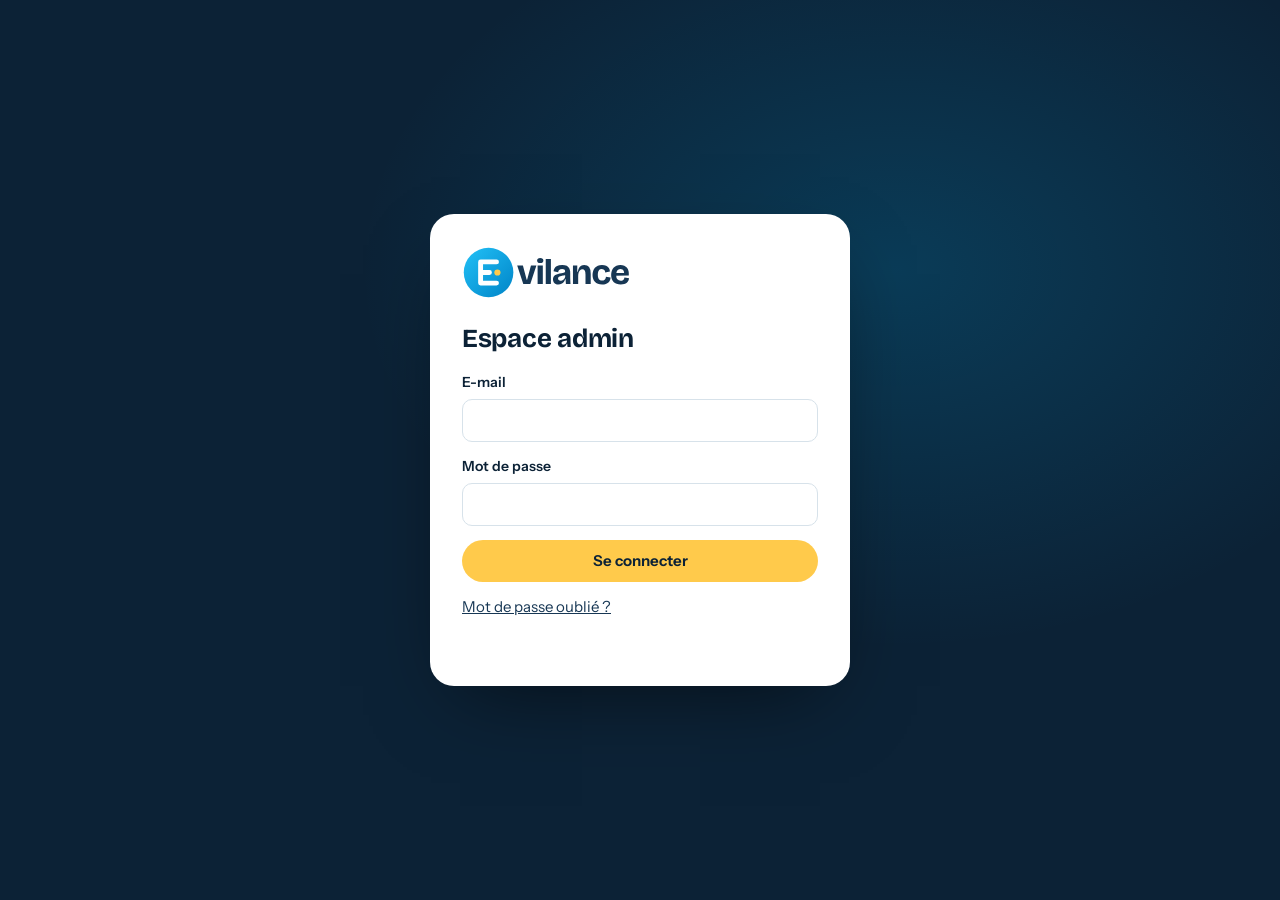
<file: admin/index.html>
<!doctype html>
<html lang="fr">
<head>
  <meta charset="utf-8">
  <meta name="viewport" content="width=device-width, initial-scale=1">
  <meta name="robots" content="noindex, nofollow">
  <title>Espace admin · Evilance</title>
  <link rel="icon" href="../assets/img/favicon.svg" type="image/svg+xml">
  <link rel="stylesheet" href="admin.css?v=1791662401">
</head>
<body>
  <!-- Écran de connexion -->
  <main class="auth" id="authView" hidden>
    <div class="auth__card">
      <img src="../assets/img/logo.svg" alt="Evilance" class="auth__logo">
      <h1 class="auth__title" id="authTitle">Espace admin</h1>

      <form id="loginForm" class="stack">
        <label>E-mail<input type="email" name="email" autocomplete="username" required></label>
        <label>Mot de passe<input type="password" name="password" autocomplete="current-password" required></label>
        <button class="btn" type="submit">Se connecter</button>
        <button class="linkbtn" type="button" id="toForgot">Mot de passe oublié ?</button>
      </form>

      <form id="forgotForm" class="stack" hidden>
        <p class="muted">Indiquez votre e-mail : vous recevrez un lien pour choisir un nouveau mot de passe.</p>
        <label>E-mail<input type="email" name="email" autocomplete="username" required></label>
        <button class="btn" type="submit">Envoyer le lien</button>
        <button class="linkbtn" type="button" id="toLogin">Retour à la connexion</button>
      </form>

      <form id="resetForm" class="stack" hidden>
        <p class="muted">Choisissez votre nouveau mot de passe (10 caractères minimum).</p>
        <label>Nouveau mot de passe<input type="password" name="password" autocomplete="new-password" minlength="10" required></label>
        <label>Confirmation<input type="password" name="confirm" autocomplete="new-password" minlength="10" required></label>
        <button class="btn" type="submit">Enregistrer le mot de passe</button>
      </form>

      <p class="auth__msg" id="authMsg" role="status"></p>
    </div>
  </main>

  <!-- Tableau de bord -->
  <div class="app" id="appView" hidden>
    <aside class="side">
      <img src="../assets/img/logo-light.svg" alt="Evilance" class="side__logo">
      <nav class="side__nav" id="sideNav" aria-label="Sections"></nav>
      <div class="side__foot">
        <a href="../" target="_blank" rel="noopener" class="side__link">Voir le site</a>
        <button class="side__link" id="logout" type="button">Se déconnecter</button>
        <p class="side__who" id="who"></p>
      </div>
    </aside>
    <main class="main" id="main" tabindex="-1"></main>
  </div>

  <div class="toast" id="toast" role="status" aria-live="polite"></div>

  <script src="../assets/js/config.js?v=1791662401"></script>
  <script src="../assets/js/content-default.js?v=1791662401"></script>
  <script src="../vendor/supabase.min.js"></script>
  <script src="admin.js?v=1791662401"></script>
</body>
</html>
</file>
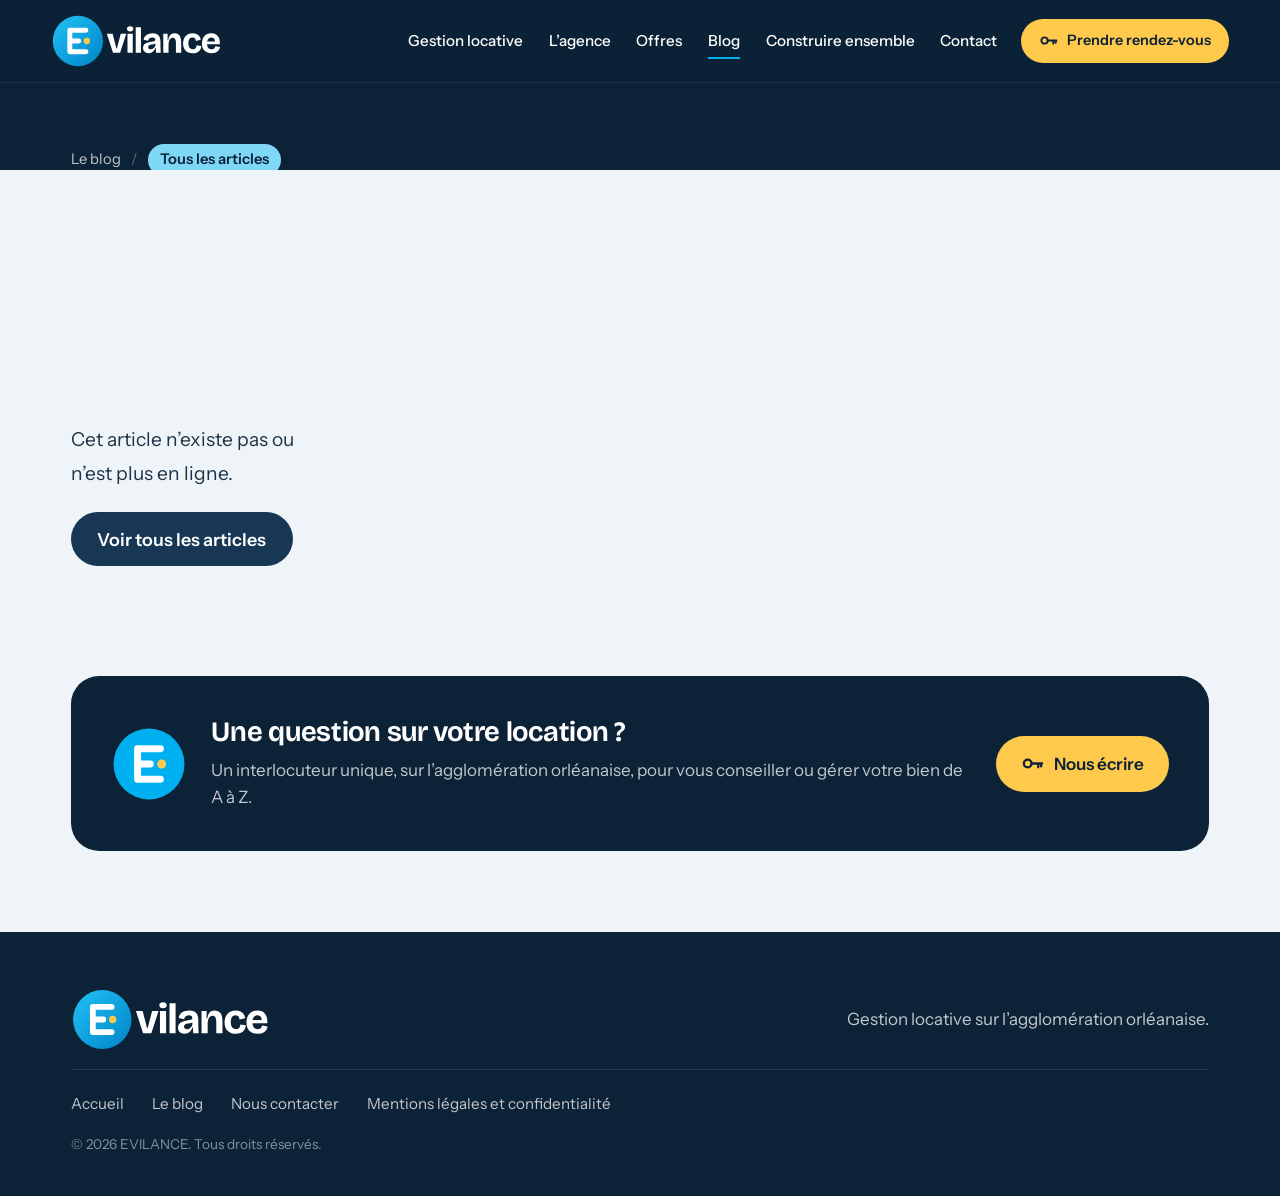
<file: article.html>
<!doctype html>
<html lang="fr">
<head>
  <meta charset="utf-8">
  <meta name="viewport" content="width=device-width, initial-scale=1">
  <title>Article · Le blog Evilance</title>
  <meta name="description" content="Le blog d’Evilance, agence de gestion locative à Orléans.">
  <meta name="theme-color" content="#0C2236">
  <meta property="og:type" content="article">
  <meta property="og:locale" content="fr_FR">
  <meta property="og:title" content="Le blog Evilance">
  <link rel="icon" href="assets/img/favicon.svg" type="image/svg+xml">
  <link rel="preload" href="assets/fonts/bricolage-grotesque-latin-opsz-normal.woff2" as="font" type="font/woff2" crossorigin>
  <link rel="stylesheet" href="assets/css/site.css?v=1791662401">
  <link rel="stylesheet" href="assets/css/blog.css?v=1791662401">
</head>
<body class="page-article">
  <a class="skip" href="#contenu">Aller au contenu</a>
  <div class="progress" aria-hidden="true"><span id="progress"></span></div>

  <header class="nav is-solid" id="nav">
    <a class="nav__brand" href="index.html" aria-label="Evilance, accueil">
      <img src="assets/img/logo-light.svg" alt="Evilance" width="176" height="55">
    </a>
    <nav class="nav__links" id="navLinks" aria-label="Navigation principale">
      <a href="index.html#gestion">Gestion locative</a>
      <a href="index.html#atouts">L’agence</a>
      <a href="index.html#offres">Offres</a>
      <a href="blog.html" class="is-active">Blog</a>
      <a href="index.html#ensemble">Construire ensemble</a>
      <a href="index.html#contact">Contact</a>
    </nav>
    <a class="btn btn--key nav__cta" data-booking target="_blank" rel="noopener">Prendre rendez-vous</a>
    <button class="nav__burger" id="burger" aria-expanded="false" aria-controls="navLinks" aria-label="Ouvrir le menu"><span></span><span></span></button>
  </header>

  <main id="contenu">
    <article class="post-page" id="article" aria-busy="true">
      <header class="ahero">
        <div class="wrap ahero__inner">
          <nav class="crumbs" aria-label="Fil d’Ariane"><a href="blog.html">Le blog</a><span aria-hidden="true">/</span><a id="aCat" href="blog.html"></a></nav>
          <h1 class="ahero__title" id="aTitle"><span class="skeleton" style="width:80%"></span></h1>
          <p class="ahero__meta" id="aMeta"></p>
        </div>
        <div class="wrap">
          <figure class="ahero__cover" id="aCoverWrap"><img id="aCover" alt=""></figure>
        </div>
      </header>

      <div class="wrap abody">
        <aside class="aside" aria-label="Dans cet article">
          <div class="aside__sticky">
            <p class="aside__label">Dans cet article</p>
            <ol class="toc" id="toc"></ol>
            <p class="aside__label">Partager</p>
            <div class="share">
              <a class="share__btn" id="shareLinkedin" target="_blank" rel="noopener" aria-label="Partager sur LinkedIn">in</a>
              <a class="share__btn" id="shareMail" aria-label="Envoyer par e-mail">@</a>
              <button class="share__btn" type="button" id="shareCopy" aria-label="Copier le lien">
                <svg viewBox="0 0 24 24" aria-hidden="true"><path d="M10 14a4 4 0 0 0 5.7 0l3-3a4 4 0 0 0-5.7-5.7l-1 1M14 10a4 4 0 0 0-5.7 0l-3 3a4 4 0 0 0 5.7 5.7l1-1"/></svg>
              </button>
            </div>
            <p class="share__ok" id="shareOk" role="status"></p>
          </div>
        </aside>
        <div class="prose" id="aBody"></div>
      </div>

      <section class="wrap aend">
        <div class="aend__cta">
          <svg viewBox="0 0 120 120" aria-hidden="true"><circle cx="60" cy="60" r="56" fill="#00B0F0"/><path d="M78 36H42V84H78M42 60H62" fill="none" stroke="#fff" stroke-width="11" stroke-linecap="round" stroke-linejoin="round"/><circle cx="80" cy="60" r="7" fill="#FFCA4B"/></svg>
          <div>
            <h2 class="h3">Une question sur votre location&nbsp;?</h2>
            <p>Un interlocuteur unique, sur l’agglomération orléanaise, pour vous conseiller ou gérer votre bien de A à Z.</p>
          </div>
          <a class="btn btn--key" href="index.html#contact">Nous écrire</a>
        </div>
      </section>
    </article>

    <section class="related" id="relatedWrap" hidden>
      <div class="wrap">
        <h2 class="h2">À lire aussi</h2>
        <div class="bgrid" id="related"></div>
      </div>
    </section>
  </main>

  <footer class="footer">
    <div class="wrap footer__grid">
      <img src="assets/img/logo-light.svg" alt="Evilance" width="208" height="65">
      <p class="footer__tag">Gestion locative sur l’agglomération orléanaise.</p>
      <nav class="footer__links" aria-label="Liens utiles">
        <a href="index.html">Accueil</a>
        <a href="blog.html">Le blog</a>
        <a href="index.html#contact">Nous contacter</a>
        <a href="index.html#mentions">Mentions légales et confidentialité</a>
      </nav>
      <p class="footer__copy">© <span data-year></span> EVILANCE. Tous droits réservés.</p>
    </div>
  </footer>

  <script src="assets/js/config.js?v=1791662401"></script>
  <script src="assets/js/content-default.js?v=1791662401"></script>
  <script src="assets/js/blog.js?v=1791662401"></script>
</body>
</html>
</file>
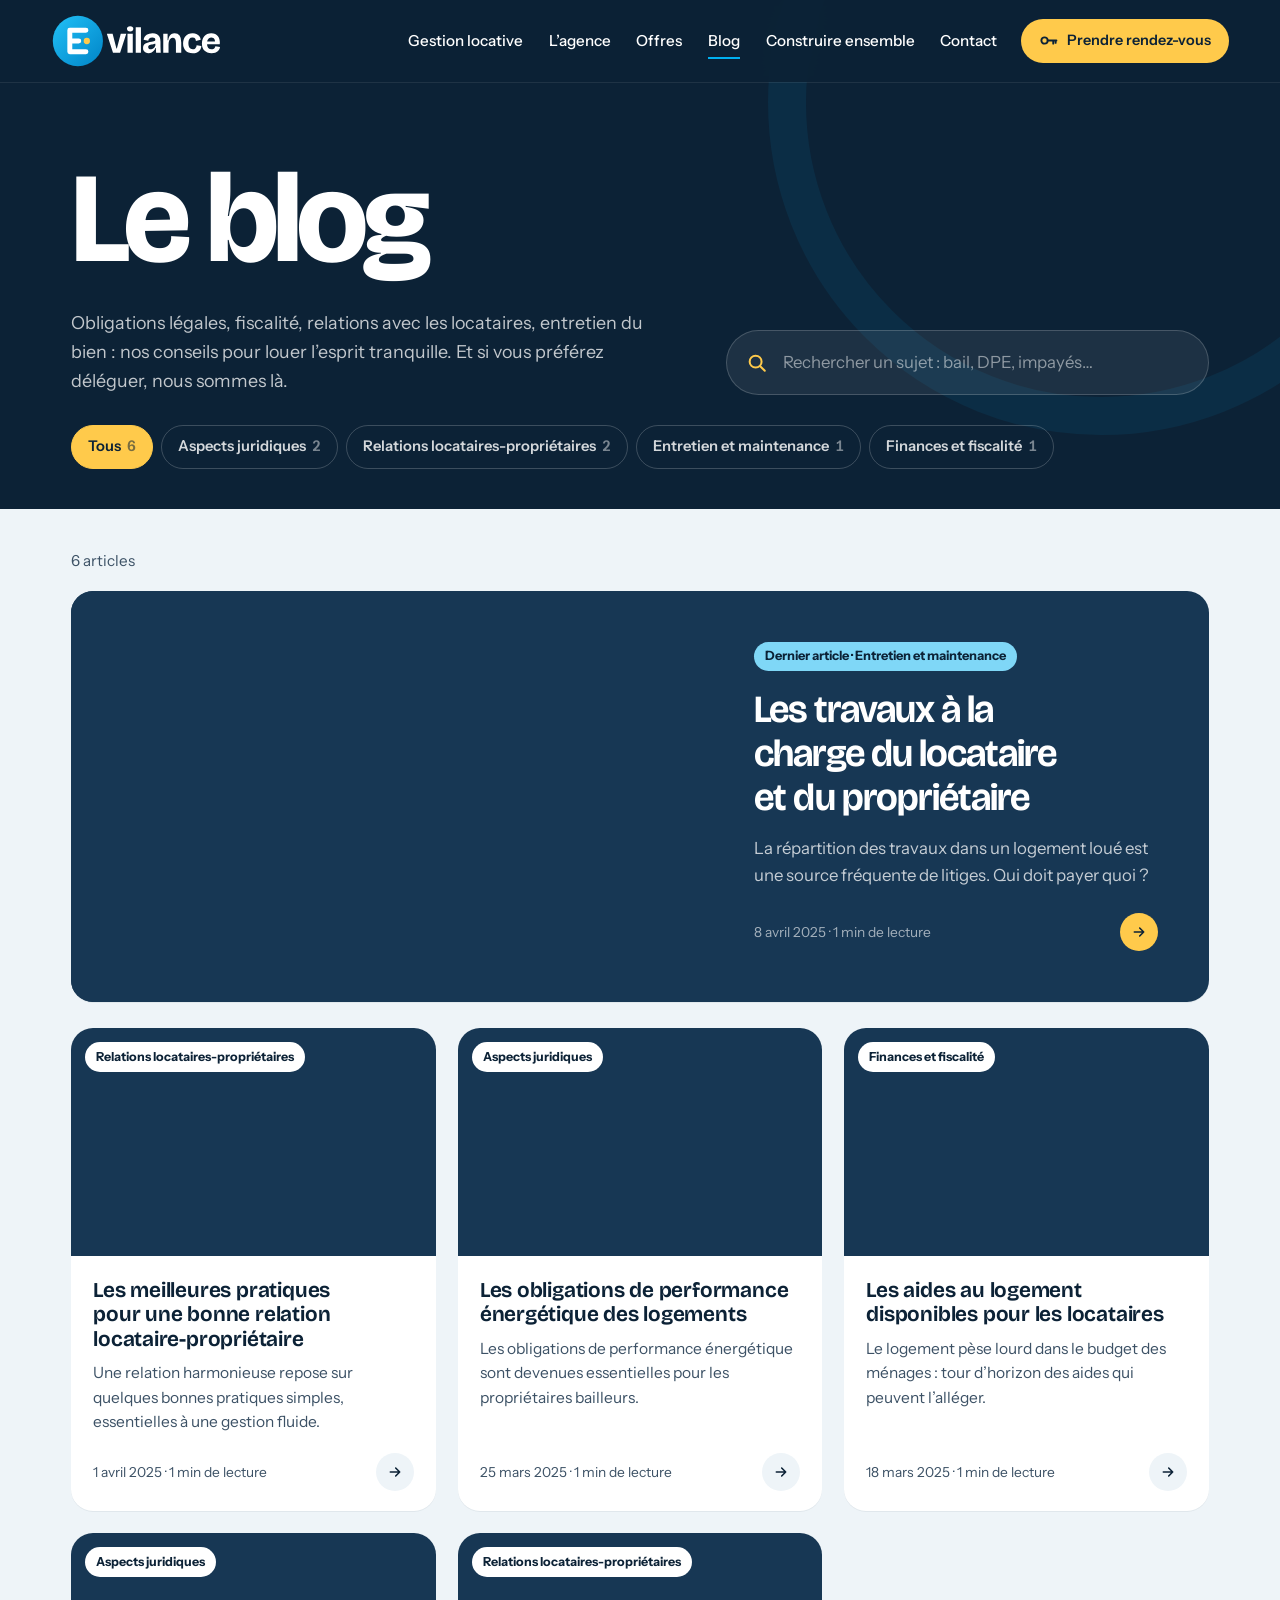
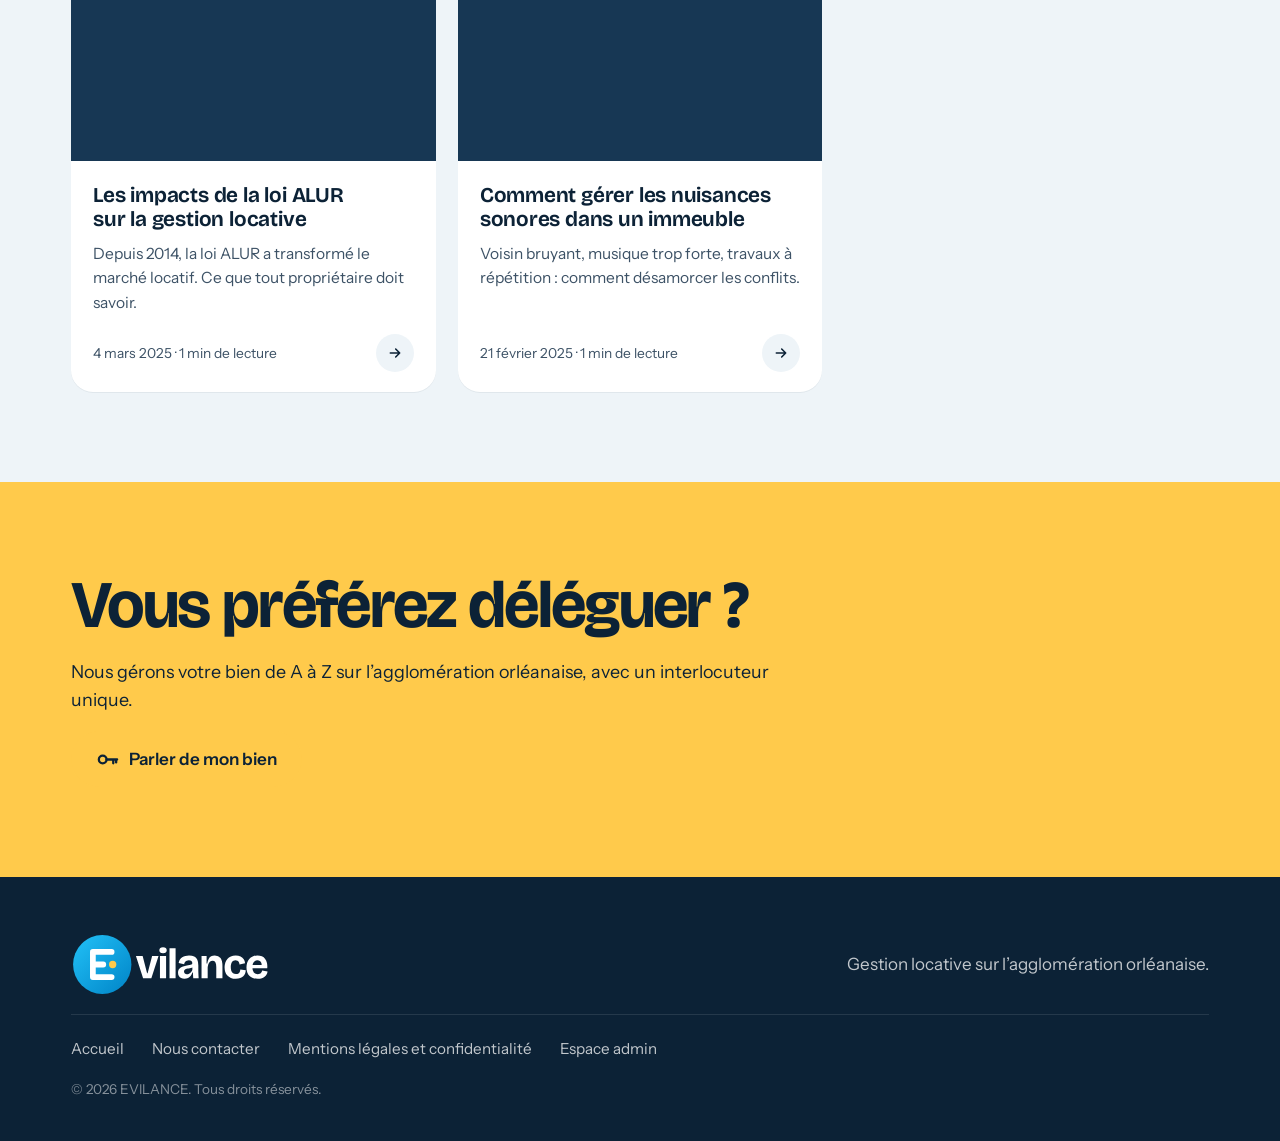
<file: blog.html>
<!doctype html>
<html lang="fr">
<head>
  <meta charset="utf-8">
  <meta name="viewport" content="width=device-width, initial-scale=1">
  <title>Le blog · Evilance, gestion locative à Orléans</title>
  <meta name="description" content="Conseils, obligations légales, fiscalité, relations locataires-propriétaires : le blog d’Evilance pour gérer sereinement votre bien en location.">
  <meta name="theme-color" content="#0C2236">
  <meta property="og:type" content="website">
  <meta property="og:locale" content="fr_FR">
  <meta property="og:title" content="Le blog d’Evilance">
  <meta property="og:description" content="Tout ce qu’il faut savoir pour louer et gérer un bien en toute sérénité.">
  <link rel="icon" href="assets/img/favicon.svg" type="image/svg+xml">
  <link rel="preload" href="assets/fonts/bricolage-grotesque-latin-opsz-normal.woff2" as="font" type="font/woff2" crossorigin>
  <link rel="stylesheet" href="assets/css/site.css?v=1791662401">
  <link rel="stylesheet" href="assets/css/blog.css?v=1791662401">
</head>
<body class="page-blog">
  <a class="skip" href="#contenu">Aller au contenu</a>

  <header class="nav is-solid" id="nav">
    <a class="nav__brand" href="index.html" aria-label="Evilance, accueil">
      <img src="assets/img/logo-light.svg" alt="Evilance" width="176" height="55">
    </a>
    <nav class="nav__links" id="navLinks" aria-label="Navigation principale">
      <a href="index.html#gestion">Gestion locative</a>
      <a href="index.html#atouts">L’agence</a>
      <a href="index.html#offres">Offres</a>
      <a href="blog.html" class="is-active" aria-current="page">Blog</a>
      <a href="index.html#ensemble">Construire ensemble</a>
      <a href="index.html#contact">Contact</a>
    </nav>
    <a class="btn btn--key nav__cta" data-booking target="_blank" rel="noopener">Prendre rendez-vous</a>
    <button class="nav__burger" id="burger" aria-expanded="false" aria-controls="navLinks" aria-label="Ouvrir le menu"><span></span><span></span></button>
  </header>

  <main id="contenu">
    <section class="bhero">
      <div class="wrap bhero__grid">
        <div>
          <h1 class="bhero__title">Le blog</h1>
          <p class="bhero__lead">Obligations légales, fiscalité, relations avec les locataires, entretien du bien : nos conseils pour louer l’esprit tranquille. Et si vous préférez déléguer, nous sommes là.</p>
        </div>
        <label class="search">
          <span class="sr">Rechercher un article</span>
          <svg viewBox="0 0 24 24" aria-hidden="true"><circle cx="10.5" cy="10.5" r="6.5"/><path d="m15.5 15.5 5 5"/></svg>
          <input type="search" id="q" placeholder="Rechercher un sujet : bail, DPE, impayés…" autocomplete="off">
        </label>
      </div>
      <div class="wrap">
        <div class="chips" id="chips" role="group" aria-label="Filtrer par thème"></div>
      </div>
    </section>

    <section class="wrap bfeed" aria-live="polite">
      <p class="bcount" id="count"></p>
      <div id="featured"></div>
      <div class="bgrid" id="grid"></div>
      <div class="bempty" id="empty" hidden>
        <p>Aucun article ne correspond à cette recherche.</p>
        <button class="btn btn--line" type="button" id="reset">Voir tous les articles</button>
      </div>
    </section>

    <section class="bcta">
      <div class="wrap bcta__inner">
        <h2 class="h2">Vous préférez déléguer&nbsp;?</h2>
        <p class="lead">Nous gérons votre bien de A à Z sur l’agglomération orléanaise, avec un interlocuteur unique.</p>
        <a class="btn btn--key" href="index.html#contact">Parler de mon bien</a>
      </div>
    </section>
  </main>

  <footer class="footer">
    <div class="wrap footer__grid">
      <img src="assets/img/logo-light.svg" alt="Evilance" width="208" height="65">
      <p class="footer__tag">Gestion locative sur l’agglomération orléanaise.</p>
      <nav class="footer__links" aria-label="Liens utiles">
        <a href="index.html">Accueil</a>
        <a href="index.html#contact">Nous contacter</a>
        <a href="index.html#mentions">Mentions légales et confidentialité</a>
        <a href="admin/">Espace admin</a>
      </nav>
      <p class="footer__copy">© <span data-year></span> EVILANCE. Tous droits réservés.</p>
    </div>
  </footer>

  <script src="assets/js/config.js?v=1791662401"></script>
  <script src="assets/js/content-default.js?v=1791662401"></script>
  <script src="assets/js/blog.js?v=1791662401"></script>
</body>
</html>
</file>
<file: admin/admin.css>
@font-face { font-family: "Bricolage"; src: url("../assets/fonts/bricolage-grotesque-latin-opsz-normal.woff2") format("woff2-variations"); font-weight: 200 800; font-display: swap; }
@font-face { font-family: "Instrument"; src: url("../assets/fonts/instrument-sans-latin-wght-normal.woff2") format("woff2-variations"); font-weight: 400 700; font-display: swap; }

:root {
  --nuit: #0C2236; --marine: #173754; --azur: #00B0F0; --miel: #FFCA4B; --ambre: #E58700;
  --brume: #EEF4F8; --line: #D7E2EA; --encre: #0C2236; --encre-2: #4A5F72; --danger: #C2412D; --ok: #1B7F4B;
}
* { box-sizing: border-box; }
body { margin: 0; font: 400 15px/1.5 "Instrument", system-ui, sans-serif; color: var(--encre); background: var(--brume); }
h1, h2, h3 { font-family: "Bricolage", system-ui, sans-serif; letter-spacing: -0.01em; line-height: 1.15; }
:focus-visible { outline: 3px solid var(--miel); outline-offset: 2px; }
[hidden] { display: none !important; }
.muted { color: var(--encre-2); margin: 0; }
.stack { display: grid; gap: 14px; }

label { display: grid; gap: 6px; font-weight: 600; font-size: 14px; }
input, textarea, select {
  font: inherit; font-weight: 400; color: var(--encre);
  border: 1px solid var(--line); border-radius: 10px; padding: 10px 12px; background: #fff; width: 100%;
}
input:focus, textarea:focus, select:focus { outline: none; border-color: var(--azur); box-shadow: 0 0 0 3px rgba(0,176,240,.18); }
textarea { resize: vertical; min-height: 90px; }
textarea.code { font-family: ui-monospace, Menlo, monospace; font-size: 13px; min-height: 260px; }

.btn { display: inline-flex; align-items: center; justify-content: center; gap: 8px; border: 0; border-radius: 999px; padding: 10px 18px; font: inherit; font-weight: 650; background: var(--miel); color: var(--nuit); cursor: pointer; text-decoration: none; }
.btn:hover { filter: brightness(.96); }
.btn:disabled { opacity: .6; cursor: progress; }
.btn--dark { background: var(--marine); color: #fff; }
.btn--ghost { background: transparent; border: 1px solid var(--line); color: var(--encre); }
.btn--danger { background: transparent; color: var(--danger); border: 1px solid #F0C9C1; }
.btn--sm { padding: 6px 12px; font-size: 13px; }
.linkbtn { background: none; border: 0; padding: 0; color: var(--marine); text-decoration: underline; cursor: pointer; font: inherit; justify-self: start; }

/* --- Connexion --- */
.auth { min-height: 100vh; display: grid; place-items: center; padding: 24px; background: radial-gradient(60% 60% at 70% 30%, rgba(0,176,240,.18), transparent 70%), var(--nuit); }
.auth__card { width: min(420px, 100%); background: #fff; border-radius: 24px; padding: 32px; box-shadow: 0 30px 80px -30px rgba(0,0,0,.6); }
.auth__logo { width: 170px; margin-bottom: 18px; }
.auth__title { margin: 0 0 18px; font-size: 26px; }
.auth__msg { margin: 14px 0 0; min-height: 1.4em; font-weight: 600; }
.auth__msg.err { color: var(--danger); }
.auth__msg.ok { color: var(--ok); }

/* --- Application --- */
.app { display: grid; grid-template-columns: 260px 1fr; min-height: 100vh; }
.side { position: sticky; top: 0; height: 100vh; display: flex; flex-direction: column; gap: 20px; background: var(--nuit); color: #fff; padding: 22px 16px; overflow-y: auto; }
.side__logo { width: 150px; margin: 4px 8px 4px; }
.side__nav { display: grid; gap: 2px; }
.side__nav button { text-align: left; background: none; border: 0; color: rgba(255,255,255,.78); font: inherit; font-weight: 500; padding: 9px 12px; border-radius: 10px; cursor: pointer; display: flex; justify-content: space-between; align-items: center; }
.side__nav button:hover { background: rgba(255,255,255,.06); color: #fff; }
.side__nav button[aria-current="true"] { background: var(--marine); color: #fff; box-shadow: inset 3px 0 0 var(--azur); }
.side__nav .sep { height: 1px; background: rgba(255,255,255,.1); margin: 10px 8px; }
.badge { background: var(--miel); color: var(--nuit); border-radius: 999px; font-size: 12px; font-weight: 700; padding: 1px 8px; }
.side__foot { margin-top: auto; display: grid; gap: 6px; }
.side__link { color: rgba(255,255,255,.8); background: none; border: 0; text-align: left; font: inherit; padding: 6px 12px; cursor: pointer; text-decoration: none; }
.side__link:hover { color: var(--miel); }
.side__who { font-size: 12px; color: rgba(255,255,255,.5); margin: 6px 12px 0; word-break: break-all; }

.main { padding: 32px clamp(16px, 4vw, 48px) 120px; max-width: 980px; }
.main:focus { outline: none; }
.head { display: flex; flex-wrap: wrap; justify-content: space-between; align-items: end; gap: 12px; margin-bottom: 22px; }
.head h1 { margin: 0; font-size: 30px; }
.head p { margin: 6px 0 0; color: var(--encre-2); }

.card { background: #fff; border: 1px solid var(--line); border-radius: 18px; padding: 22px; display: grid; gap: 16px; }
.card + .card { margin-top: 16px; }
.field-help { font-weight: 400; color: var(--encre-2); font-size: 13px; }
.row2 { display: grid; grid-template-columns: 1fr 1fr; gap: 14px; }
.check { display: flex; align-items: center; gap: 10px; font-weight: 600; }
.check input { width: 20px; height: 20px; }

.list { display: grid; gap: 10px; }
.list__item { border: 1px solid var(--line); border-radius: 14px; padding: 14px; background: #FAFCFD; display: grid; gap: 12px; }
.list__bar { display: flex; justify-content: space-between; align-items: center; gap: 8px; }
.list__bar strong { font-size: 13px; color: var(--encre-2); }
.list__tools { display: flex; gap: 4px; }
.icon-btn { width: 32px; height: 32px; border-radius: 8px; border: 1px solid var(--line); background: #fff; cursor: pointer; font-size: 15px; line-height: 1; }
.icon-btn:hover { border-color: var(--azur); }
.icon-btn.danger:hover { border-color: var(--danger); color: var(--danger); }
.list__simple { display: grid; grid-template-columns: 1fr auto; gap: 8px; align-items: center; }

.img-field { display: grid; grid-template-columns: 140px 1fr; gap: 14px; align-items: start; }
.img-field__preview { width: 140px; aspect-ratio: 1; border-radius: 12px; object-fit: cover; background: var(--brume); border: 1px solid var(--line); }
.img-field__tools { display: grid; gap: 8px; }
.img-field__btns { display: flex; flex-wrap: wrap; gap: 8px; }

.savebar { position: fixed; left: 260px; right: 0; bottom: 0; display: flex; justify-content: flex-end; gap: 10px; padding: 14px clamp(16px, 4vw, 48px); background: rgba(255,255,255,.92); backdrop-filter: blur(8px); border-top: 1px solid var(--line); }
.savebar__state { margin-right: auto; align-self: center; color: var(--encre-2); font-size: 14px; }

/* Messages */
.msg { background: #fff; border: 1px solid var(--line); border-radius: 16px; padding: 18px; display: grid; gap: 8px; }
.msg + .msg { margin-top: 10px; }
.msg.unread { border-left: 4px solid var(--azur); }
.msg__top { display: flex; flex-wrap: wrap; justify-content: space-between; gap: 8px; }
.msg__who { font-weight: 700; }
.msg__meta { color: var(--encre-2); font-size: 13px; }
.msg__body { white-space: pre-wrap; margin: 0; }
.msg__actions { display: flex; flex-wrap: wrap; gap: 8px; }
.empty { text-align: center; padding: 48px 20px; color: var(--encre-2); background: #fff; border: 1px dashed var(--line); border-radius: 18px; }

/* Médias */
.media-grid { display: grid; grid-template-columns: repeat(auto-fill, minmax(170px, 1fr)); gap: 12px; }
.media { background: #fff; border: 1px solid var(--line); border-radius: 14px; overflow: hidden; display: grid; }
.media img { width: 100%; aspect-ratio: 4 / 3; object-fit: cover; background: var(--brume); }
.media__info { padding: 10px; display: grid; gap: 8px; font-size: 12px; word-break: break-all; }
.media__btns { display: flex; gap: 6px; flex-wrap: wrap; }
.media.pickable { cursor: pointer; }
.media.pickable:hover { outline: 3px solid var(--azur); }

dialog.picker { width: min(900px, calc(100% - 24px)); max-height: 86vh; border: 0; border-radius: 20px; padding: 22px; }
dialog.picker::backdrop { background: rgba(12,34,54,.6); }

.toast { position: fixed; left: 50%; bottom: 84px; transform: translate(-50%, 20px); background: var(--nuit); color: #fff; padding: 12px 18px; border-radius: 12px; font-weight: 600; opacity: 0; pointer-events: none; transition: .3s; z-index: 10; }
.toast.show { opacity: 1; transform: translate(-50%, 0); }
.toast.err { background: var(--danger); }

@media (max-width: 860px) {
  .app { grid-template-columns: 1fr; }
  .side { position: static; height: auto; }
  .side__nav { grid-template-columns: repeat(2, 1fr); }
  .savebar { left: 0; }
  .row2, .img-field { grid-template-columns: 1fr; }
}

/* Articles */
.posts { display: grid; gap: 8px; }
.prow { display: grid; grid-template-columns: 72px 1fr auto auto; gap: 16px; align-items: center; background: #fff; border: 1px solid var(--line); border-radius: 14px; padding: 10px 14px 10px 10px; }
.prow__img { width: 72px; height: 54px; border-radius: 10px; object-fit: cover; background: var(--brume); }
.prow__main { display: grid; gap: 2px; min-width: 0; }
.prow__main strong { white-space: nowrap; overflow: hidden; text-overflow: ellipsis; }
.pill { font-size: 12px; font-weight: 700; padding: 3px 10px; border-radius: 999px; background: var(--brume); color: var(--encre-2); }
.pill--on { background: #DDF5E8; color: var(--ok); }
@media (max-width: 860px) { .prow { grid-template-columns: 56px 1fr; } .prow__img { width: 56px; height: 44px; } }

.rte { border: 1px solid var(--line); border-radius: 12px; overflow: hidden; }
.rte__bar { display: flex; flex-wrap: wrap; gap: 4px; padding: 8px; background: var(--brume); border-bottom: 1px solid var(--line); position: sticky; top: 0; z-index: 1; }
.rte__btn { font: inherit; font-size: 13px; font-weight: 600; padding: 6px 10px; border-radius: 8px; border: 1px solid var(--line); background: #fff; cursor: pointer; }
.rte__btn:hover { border-color: var(--azur); }
.rte__btn--html { margin-left: auto; }
.rte__area { min-height: 380px; padding: 18px 22px; font-size: 16px; line-height: 1.7; outline: none; }
.rte__area:focus { box-shadow: inset 0 0 0 2px rgba(0,176,240,.25); }
.rte__area h2 { font-size: 24px; margin: 1.2em 0 .4em; }
.rte__area h3 { font-size: 19px; margin: 1em 0 .3em; }
.rte__area blockquote { margin: 1em 0; padding: 10px 16px; border-left: 4px solid var(--miel); background: var(--brume); }
.rte__area a { color: var(--marine); }
.rte textarea.code { border: 0; border-radius: 0; min-height: 380px; }
</file>
<file: assets/css/site.css>
/* ==========================================================================
   Evilance — feuille de style du site
   Palette tirée du logo : marine, azur, miel, ambre.
   ========================================================================== */

@font-face {
  font-family: "Bricolage";
  src: url("../fonts/bricolage-grotesque-latin-opsz-normal.woff2") format("woff2-variations");
  font-weight: 200 800;
  font-display: swap;
}
@font-face {
  font-family: "Instrument";
  src: url("../fonts/instrument-sans-latin-wght-normal.woff2") format("woff2-variations");
  font-weight: 400 700;
  font-display: swap;
}
@font-face {
  font-family: "Instrument";
  src: url("../fonts/instrument-sans-latin-wght-italic.woff2") format("woff2-variations");
  font-weight: 400 700;
  font-style: italic;
  font-display: swap;
}

:root {
  --nuit: #0C2236;
  --marine: #173754;
  --azur: #00B0F0;
  --azur-soft: #7FD7F7;
  --miel: #FFCA4B;
  --ambre: #E58700;
  --brume: #EEF4F8;
  --blanc: #FFFFFF;
  --encre: #0C2236;
  --encre-2: #3D5266;

  --display: "Bricolage", "Trebuchet MS", sans-serif;
  --body: "Instrument", "Helvetica Neue", Arial, sans-serif;

  --gutter: clamp(16px, 4vw, 56px);
  --maxw: 1240px;
  --radius-s: 10px;
  --radius-l: 28px;
  --ease-out: cubic-bezier(.16, 1, .3, 1);
}

*, *::before, *::after { box-sizing: border-box; }
html { -webkit-text-size-adjust: 100%; }
html.lenis, html.lenis body { height: auto; }
.lenis.lenis-smooth { scroll-behavior: auto !important; }
.lenis.lenis-stopped { overflow: hidden; }

body {
  margin: 0;
  background: var(--brume);
  color: var(--encre);
  font: 400 1.0625rem/1.6 var(--body);
  -webkit-font-smoothing: antialiased;
  overflow-x: hidden;
}
img { display: block; max-width: 100%; height: auto; }
a { color: inherit; }
button { font: inherit; }
:focus-visible { outline: 3px solid var(--miel); outline-offset: 3px; border-radius: 4px; }

.skip { position: absolute; left: -999px; top: 8px; z-index: 100; background: var(--miel); color: var(--nuit); padding: 8px 14px; border-radius: 8px; }
.skip:focus { left: 8px; }

.wrap { width: 100%; max-width: var(--maxw); margin-inline: auto; padding-inline: var(--gutter); }

/* --- Typographie --- */
.h2 {
  font-family: var(--display);
  font-weight: 700;
  font-variation-settings: "opsz" 96;
  font-size: clamp(2.2rem, 5.2vw, 4.4rem);
  line-height: 1.02;
  letter-spacing: -0.025em;
  margin: 0 0 .5em;
  text-wrap: balance;
}
.h3 {
  font-family: var(--display);
  font-weight: 650;
  font-variation-settings: "opsz" 48;
  font-size: clamp(1.3rem, 2.2vw, 1.75rem);
  line-height: 1.15;
  letter-spacing: -0.01em;
  margin: 0 0 .6em;
  text-wrap: balance;
}
.lead { font-size: clamp(1.08rem, 1.4vw, 1.25rem); line-height: 1.55; color: var(--encre-2); max-width: 60ch; margin: 0; }

/* --- Boutons --- */
.btn {
  --bg: var(--miel); --fg: var(--nuit);
  display: inline-flex; align-items: center; gap: .6em;
  padding: .85em 1.35em;
  border-radius: 999px;
  background: var(--bg); color: var(--fg);
  font-weight: 600; text-decoration: none; line-height: 1.1;
  border: 2px solid transparent;
  cursor: pointer;
  transition: transform .4s var(--ease-out), background-color .3s, color .3s, border-color .3s;
}
.btn:hover { transform: translateY(-2px); }
.btn--key::before {
  /* petite clé : elle fait un quart de tour au survol */
  content: ""; width: 1.35em; height: 1.35em; flex: none;
  background: currentColor;
  -webkit-mask: url("data:image/svg+xml,%3Csvg xmlns='http://www.w3.org/2000/svg' viewBox='0 0 24 24' fill='none' stroke='%23000' stroke-width='2.4' stroke-linecap='round'%3E%3Ccircle cx='7' cy='12' r='4'/%3E%3Cpath d='M11 12h11M18 12v4M21 12v3'/%3E%3C/svg%3E") center / contain no-repeat;
          mask: url("data:image/svg+xml,%3Csvg xmlns='http://www.w3.org/2000/svg' viewBox='0 0 24 24' fill='none' stroke='%23000' stroke-width='2.4' stroke-linecap='round'%3E%3Ccircle cx='7' cy='12' r='4'/%3E%3Cpath d='M11 12h11M18 12v4M21 12v3'/%3E%3C/svg%3E") center / contain no-repeat;
  transition: transform .5s var(--ease-out);
}
.btn--key:hover::before { transform: scaleY(-1); }
.btn--ghost { --bg: transparent; --fg: var(--blanc); border-color: rgba(255,255,255,.55); }
.btn--ghost:hover { border-color: var(--blanc); }
.btn--dark { --bg: var(--marine); --fg: var(--blanc); }
.btn--line { --bg: transparent; --fg: var(--marine); border-color: var(--marine); }
.btn--line:hover { --bg: var(--marine); --fg: var(--blanc); }
.linklike { background: none; border: 0; padding: 0; color: inherit; text-decoration: underline; cursor: pointer; }

/* ==========================================================================
   Navigation
   ========================================================================== */
.nav {
  position: fixed; inset: 0 0 auto; z-index: 50;
  display: flex; align-items: center; gap: 24px;
  padding: 14px var(--gutter);
  color: var(--blanc);
  transition: background-color .4s, box-shadow .4s, transform .5s var(--ease-out);
}
.nav.is-solid { background: rgba(12, 34, 54, .86); backdrop-filter: blur(14px); -webkit-backdrop-filter: blur(14px); box-shadow: 0 1px 0 rgba(255,255,255,.08); }
.nav.is-hidden { transform: translateY(-110%); }
.nav__brand img { width: clamp(132px, 14vw, 172px); height: auto; }
.nav__links { display: flex; gap: clamp(14px, 2vw, 28px); margin-left: auto; }
.nav__links a { text-decoration: none; font-weight: 500; font-size: .95rem; position: relative; padding: 4px 0; }
.nav__links a::after { content: ""; position: absolute; left: 0; right: 0; bottom: -2px; height: 2px; background: var(--azur); transform: scaleX(0); transform-origin: left; transition: transform .4s var(--ease-out); }
.nav__links a:hover::after, .nav__links a.is-active::after { transform: scaleX(1); }
.nav__cta { font-size: .9rem; padding: .7em 1.1em; }
.nav__burger { display: none; }

@media (max-width: 980px) {
  .nav__cta { display: none; }
  .nav__burger {
    display: grid; place-content: center; gap: 6px;
    margin-left: auto; width: 46px; height: 46px; border-radius: 50%;
    background: rgba(255,255,255,.1); border: 1px solid rgba(255,255,255,.25); color: inherit; cursor: pointer;
  }
  .nav__burger span { display: block; width: 18px; height: 2px; background: currentColor; transition: transform .4s var(--ease-out); }
  .nav__burger[aria-expanded="true"] span:first-child { transform: translateY(4px) rotate(45deg); }
  .nav__burger[aria-expanded="true"] span:last-child { transform: translateY(-4px) rotate(-45deg); }
  .nav__links {
    position: fixed; inset: 0; z-index: -1;
    flex-direction: column; justify-content: center; align-items: flex-start; gap: 10px;
    padding: 90px var(--gutter) 40px;
    background: var(--nuit);
    clip-path: circle(0 at calc(100% - 40px) 37px);
    transition: clip-path .7s var(--ease-out);
    visibility: hidden;
  }
  .nav__links.is-open { clip-path: circle(150% at calc(100% - 40px) 37px); visibility: visible; }
  .nav__links a { font-family: var(--display); font-size: clamp(1.8rem, 8vw, 2.6rem); font-weight: 650; }
}

/* ==========================================================================
   Hero : serrure, clé et révélation
   ========================================================================== */
.hero { position: relative; height: 340vh; background: var(--nuit); color: var(--blanc); }
.hero__stage { position: sticky; top: 0; height: 100vh; height: 100svh; overflow: hidden; display: grid; grid-template-columns: 1.05fr 1fr; align-items: center; padding: 90px var(--gutter) 40px; }
.hero__glow {
  position: absolute; inset: -20%;
  background:
    radial-gradient(40% 40% at 70% 50%, rgba(0,176,240,.22), transparent 70%);
  pointer-events: none;
}
.hero__copy { position: relative; z-index: 2; }
.hero__title {
  font-family: var(--display);
  font-weight: 750;
  font-variation-settings: "opsz" 96;
  font-size: clamp(3rem, 8.4vw, 8.2rem);
  line-height: .92;
  letter-spacing: -0.04em;
  margin: 0;
}
.hero__title .word { display: inline-block; }
.hero__title .line { display: block; overflow: hidden; padding-bottom: .06em; }
.hero__title .line:nth-child(2) { color: var(--azur); }
.hero__title .line:nth-child(3) { color: var(--miel); }
.hero__hint { display: flex; align-items: center; gap: 12px; margin-top: clamp(24px, 4vh, 48px); font-size: .95rem; color: rgba(255,255,255,.7); }
.hero__mouse { width: 22px; height: 34px; border: 2px solid currentColor; border-radius: 12px; position: relative; }
.hero__mouse::after { content: ""; position: absolute; left: 50%; top: 6px; width: 4px; height: 7px; margin-left: -2px; border-radius: 2px; background: var(--miel); animation: wheel 1.8s infinite; }
@keyframes wheel { 0% { transform: translateY(0); opacity: 1; } 70% { transform: translateY(10px); opacity: 0; } 100% { opacity: 0; } }

/* Serrure + clé (SVG, 760 × 560) */
.lock { position: relative; z-index: 1; justify-self: center; width: min(100%, 760px, calc(80svh * 760 / 560)); }
.lock__svg { display: block; width: 100%; height: auto; overflow: visible; }
.lock__halo { fill: none; stroke: rgba(0,176,240,.2); stroke-width: 1.5; stroke-dasharray: 3 9; }
.lock__halo--2 { stroke: rgba(255,255,255,.06); stroke-dasharray: none; }
.plate__edge { fill: none; stroke: var(--azur); stroke-width: 5; }
.plate__inner { fill: none; stroke: rgba(255,255,255,.08); stroke-width: 1.5; }
.plate__screw circle { fill: #0A1D2E; stroke: rgba(255,255,255,.15); stroke-width: 1.5; }
.plate__screw path { stroke: rgba(255,255,255,.3); stroke-width: 2; stroke-linecap: round; }
.key__groove { stroke: rgba(120,70,0,.28); stroke-width: 3; stroke-linecap: round; }
.key__collar { fill: var(--ambre); }
.key__rim { fill: none; stroke: rgba(255,255,255,.28); stroke-width: 2; }
.key__e { fill: none; stroke: #fff; stroke-width: 13.4; stroke-linecap: round; stroke-linejoin: round; }

.hero__reveal {
  position: absolute; inset: 0; z-index: 3; background: var(--marine);
  clip-path: circle(0px at 70% 50%);
  display: flex; align-items: flex-end;
  padding: 0 var(--gutter) clamp(40px, 9vh, 96px);
}
.hero__photo { position: absolute; inset: 0; width: 100%; height: 100%; object-fit: cover; transform: scale(1.25); }
.hero__reveal::before { content: ""; position: absolute; inset: 0; z-index: 1; background: linear-gradient(180deg, rgba(12,34,54,.15) 0%, rgba(12,34,54,.35) 45%, rgba(12,34,54,.88) 100%); }
.hero__reveal-copy { position: relative; z-index: 2; max-width: 760px; }
.hero__welcome { font-family: var(--display); font-weight: 700; font-size: clamp(2.4rem, 6vw, 5.5rem); line-height: .95; letter-spacing: -0.035em; margin: 0 0 .35em; }
.hero__subtitle { font-size: clamp(1.05rem, 1.5vw, 1.3rem); max-width: 56ch; margin: 0 0 1.6em; color: rgba(255,255,255,.9); }
.hero__ctas { display: flex; flex-wrap: wrap; gap: 12px; }

@media (max-width: 860px) {
  .hero__stage { grid-template-columns: 1fr; grid-template-rows: auto 1fr; align-content: start; padding-top: 110px; }
  .lock { width: 100%; margin-top: 10px; }
  .hero__hint { display: none; }
  .hero__reveal { clip-path: circle(0px at 50% 66%); }
}

/* ==========================================================================
   Manifeste : les mots s'allument au défilement
   ========================================================================== */
.manifesto { background: var(--nuit); color: var(--blanc); padding: clamp(80px, 16vh, 180px) var(--gutter); }
.manifesto__text {
  max-width: 22ch; margin: 0 auto;
  font-family: var(--display); font-weight: 600; font-variation-settings: "opsz" 72;
  font-size: clamp(2rem, 5.4vw, 4.6rem); line-height: 1.06; letter-spacing: -0.03em;
  max-width: 1100px;
}
.manifesto__text .w { color: rgba(255,255,255,.16); transition: color .2s; }
.manifesto__text .w.is-lit { color: var(--blanc); }
.manifesto__text .w.is-key { color: var(--miel); }

/* ==========================================================================
   Gestion : trousseau d'étiquettes
   ========================================================================== */
.gestion { padding: clamp(90px, 14vh, 160px) 0 clamp(80px, 12vh, 140px); background: var(--brume); overflow: hidden; }
.gestion__head { display: grid; grid-template-columns: 1fr 1fr; gap: 24px 64px; align-items: end; }
@media (max-width: 860px) { .gestion__head { grid-template-columns: 1fr; } }

.keyring { position: relative; margin: clamp(40px, 7vh, 80px) 0 clamp(60px, 9vh, 110px); }
.keyring__ring { position: absolute; inset: 0 0 auto; width: 100%; height: 70px; overflow: visible; }
.keyring__ring path { fill: none; stroke: var(--marine); stroke-width: 1.4; vector-effect: non-scaling-stroke; }
.keyring__tags {
  list-style: none; margin: 0; padding: 30px var(--gutter) 0;
  display: flex; justify-content: center; gap: clamp(10px, 1.6vw, 22px);
  flex-wrap: nowrap;
}
.tag {
  --c: var(--blanc); --t: var(--nuit);
  position: relative; flex: 0 1 168px;
  transform-origin: 50% -26px;
}
.tag::before { /* ficelle */
  content: ""; position: absolute; left: 50%; top: -30px; width: 1.5px; height: 34px; background: var(--marine); opacity: .6;
}
.tag__card {
  position: relative;
  background: var(--c); color: var(--t);
  border-radius: 14px 14px 20px 20px;
  padding: 38px 16px 20px;
  min-height: 190px;
  box-shadow: 0 18px 40px -22px rgba(12,34,54,.45);
  clip-path: polygon(22% 0, 78% 0, 100% 14%, 100% 100%, 0 100%, 0 14%);
}
.tag__card::before { /* œillet */
  content: ""; position: absolute; left: 50%; top: 10px; width: 14px; height: 14px; margin-left: -7px; border-radius: 50%;
  background: var(--brume); box-shadow: inset 0 0 0 2px rgba(12,34,54,.18);
}
.tag__no { font-family: var(--display); font-weight: 700; font-size: .8rem; opacity: .55; display: block; margin-bottom: 10px; text-align: center; }
.tag__label { font-family: var(--display); font-weight: 650; font-size: clamp(1rem, 1.35vw, 1.2rem); line-height: 1.15; display: block; text-align: center; text-wrap: balance; }
.tag:nth-child(4n+1) { --c: var(--miel); }
.tag:nth-child(4n+2) { --c: var(--marine); --t: var(--blanc); }
.tag:nth-child(4n+3) { --c: var(--azur); --t: var(--nuit); }
.tag:nth-child(4n+4) { --c: var(--blanc); }
.tag:nth-child(odd) { margin-top: 18px; }

@media (max-width: 980px) {
  .keyring__tags { justify-content: flex-start; overflow-x: auto; scroll-snap-type: x mandatory; padding-bottom: 30px; scrollbar-width: none; }
  .keyring__tags::-webkit-scrollbar { display: none; }
  .tag { flex: 0 0 150px; scroll-snap-align: start; }
}

.gestion__adv { display: grid; grid-template-columns: .9fr 1.1fr; gap: clamp(32px, 6vw, 96px); align-items: center; }
.gestion__figure { background: var(--marine); margin: 0; border-radius: 50% 50% var(--radius-l) var(--radius-l); overflow: hidden; aspect-ratio: 4 / 5; }
.gestion__figure img { width: 100%; height: 115%; object-fit: cover; }
.adv { margin: 0 0 32px; display: grid; gap: 0; }
.adv__item { border-top: 1px solid rgba(12,34,54,.14); padding: 18px 0; display: grid; grid-template-columns: minmax(150px, .8fr) 1.2fr; gap: 8px 24px; }
.adv__item:last-child { border-bottom: 1px solid rgba(12,34,54,.14); }
.adv dt { font-family: var(--display); font-weight: 650; font-size: 1.15rem; }
.adv dd { margin: 0; color: var(--encre-2); }
.adv dd ul { margin: 0; padding-left: 1.1em; }
@media (max-width: 860px) {
  .gestion__adv { grid-template-columns: 1fr; }
  .gestion__figure { max-width: 420px; }
  .adv__item { grid-template-columns: 1fr; }
}

/* ==========================================================================
   Pourquoi nous choisir
   ========================================================================== */
.why { background: var(--blanc); padding: clamp(90px, 14vh, 160px) 0; }
.why__grid { display: grid; grid-template-columns: .85fr 1.15fr; gap: clamp(32px, 6vw, 96px); }
.why__aside { position: sticky; top: 110px; align-self: start; }
.why__key { width: min(260px, 60%); margin-top: 24px; fill: none; stroke: var(--azur); stroke-width: 6; stroke-linecap: round; stroke-linejoin: round; }
.why__item { display: grid; grid-template-columns: 64px 1fr; gap: 20px; padding: 36px 0; border-top: 1px solid rgba(12,34,54,.12); }
.why__item:first-child { border-top: 0; padding-top: 0; }
.why__icon { width: 64px; height: 64px; border-radius: 50%; background: var(--brume); display: grid; place-items: center; }
.why__icon svg { width: 34px; height: 34px; fill: none; stroke: var(--marine); stroke-width: 2.2; stroke-linecap: round; stroke-linejoin: round; }
.why__item p { margin: 0; color: var(--encre-2); max-width: 58ch; }
@media (max-width: 860px) { .why__grid { grid-template-columns: 1fr; } .why__aside { position: static; } .why__item { grid-template-columns: 1fr; } }

/* ==========================================================================
   Deux portes
   ========================================================================== */
.paths { background: var(--blanc); padding-bottom: clamp(80px, 12vh, 140px); }
.paths__title { margin-bottom: clamp(24px, 4vh, 48px); }
.paths > .wrap { padding-top: 0; }
.paths__doors { display: flex; gap: 14px; padding-inline: var(--gutter); max-width: var(--maxw); margin-inline: auto; min-height: 460px; }
.door {
  position: relative; flex: 1; display: flex; flex-direction: column; justify-content: flex-end;
  padding: clamp(28px, 4vw, 56px);
  border-radius: 220px 220px var(--radius-s) var(--radius-s);
  text-decoration: none;
  transition: flex-grow .7s var(--ease-out), background-color .4s;
  overflow: hidden;
}
.door:hover, .door:focus-visible { flex-grow: 1.45; }
.door p { margin: 0 0 28px; max-width: 40ch; }
.door--light { background: var(--brume); color: var(--encre); }
.door--dark { background: var(--marine); color: var(--blanc); }
.door__knob { position: absolute; right: 36px; top: 54%; width: 18px; height: 18px; border-radius: 50%; background: var(--miel); box-shadow: 0 0 0 6px rgba(255,202,75,.2); transition: transform .5s var(--ease-out); }
.door:hover .door__knob { transform: rotate(-60deg) scale(1.15); }
.door__cta { font-weight: 650; display: inline-flex; gap: 8px; align-items: center; }
.door__cta::after { content: ""; width: 28px; height: 2px; background: currentColor; transition: width .5s var(--ease-out); }
.door:hover .door__cta::after { width: 52px; }
@media (max-width: 760px) { .paths__doors { flex-direction: column; } .door { min-height: 340px; } .door:hover { flex-grow: 1; } }

/* ==========================================================================
   Offres : coupons
   ========================================================================== */
.offers { background: var(--miel); color: var(--nuit); padding: clamp(80px, 13vh, 150px) 0; position: relative; overflow: hidden; }
.offers__grid { display: grid; grid-template-columns: 1fr 1fr; gap: clamp(32px, 6vw, 90px); align-items: center; }
.offers__until { font-weight: 600; margin: -6px 0 22px; }
.countdown { display: flex; gap: 10px; margin-bottom: 28px; }
.countdown__cell { background: var(--nuit); color: var(--miel); border-radius: 14px; padding: 12px 14px 10px; min-width: 76px; text-align: center; }
.countdown__n { font-family: var(--display); font-weight: 750; font-size: 2.1rem; line-height: 1; display: block; font-variant-numeric: tabular-nums; }
.countdown__l { font-size: .78rem; opacity: .8; }
.offers__figure img { width: 100%; height: 100%; object-fit: cover; }
.offers__figure { background: var(--brume); aspect-ratio: 3 / 2; margin: 0; border-radius: var(--radius-l); overflow: hidden; max-width: 460px; rotate: -3deg; box-shadow: 0 30px 60px -30px rgba(12,34,54,.5); }
.offers__tickets { display: grid; gap: 22px; }
.ticket {
  position: relative; display: grid; grid-template-columns: 1fr auto; gap: 20px; align-items: center;
  background: var(--blanc); border-radius: 18px; padding: 28px 30px;
  -webkit-mask: radial-gradient(circle 14px at 0 50%, transparent 98%, #000) left / 51% 100% no-repeat, radial-gradient(circle 14px at 100% 50%, transparent 98%, #000) right / 51% 100% no-repeat;
          mask: radial-gradient(circle 14px at 0 50%, transparent 98%, #000) left / 51% 100% no-repeat, radial-gradient(circle 14px at 100% 50%, transparent 98%, #000) right / 51% 100% no-repeat;
  box-shadow: 0 20px 40px -24px rgba(12,34,54,.5);
}
.ticket__title { font-family: var(--display); font-weight: 650; font-size: clamp(1.2rem, 1.9vw, 1.55rem); line-height: 1.2; margin: 0; }
.ticket .btn { white-space: nowrap; }
.ticket__stub { align-self: stretch; display: flex; align-items: center; padding-left: 22px; border-left: 2px dashed rgba(12,34,54,.18); }
@media (max-width: 860px) { .ticket__stub { border-left: 0; padding-left: 0; } }
@media (max-width: 860px) { .offers__grid { grid-template-columns: 1fr; } .ticket { grid-template-columns: 1fr; } }

/* ==========================================================================
   Blog : défilement horizontal
   ========================================================================== */
.blog { background: var(--nuit); color: var(--blanc); overflow: hidden; }
.blog__pin { padding-top: clamp(80px, 12vh, 140px); min-height: 100vh; display: flex; flex-direction: column; justify-content: center; }
.blog__head { display: grid; grid-template-columns: 1fr 1fr; gap: 24px 64px; align-items: end; margin-bottom: clamp(32px, 6vh, 64px); }
.blog__head .lead { color: rgba(255,255,255,.72); }
.blog__track { display: flex; gap: 22px; padding: 0 var(--gutter) clamp(60px, 10vh, 110px); width: max-content; }
.post {
  width: clamp(270px, 28vw, 380px); min-height: 360px;
  display: flex; flex-direction: column;
  background: var(--marine); border-radius: var(--radius-l); padding: 28px;
  text-decoration: none; color: var(--blanc);
  border: 1px solid rgba(255,255,255,.08);
  transition: background-color .4s, transform .5s var(--ease-out);
}
.post:hover { background: #1D4468; transform: translateY(-6px); }
.post { overflow: hidden; }
.post__img { display: block; margin: -28px -28px 22px; aspect-ratio: 16 / 9; overflow: hidden; background: var(--nuit); }
.post__img img { width: 100%; height: 100%; object-fit: cover; transition: transform 1s var(--ease-out); }
.post:hover .post__img img { transform: scale(1.06); }
.post__cat { display: inline-block; align-self: flex-start; font-size: .82rem; font-weight: 600; color: var(--nuit); background: var(--azur-soft); border-radius: 999px; padding: 4px 12px; margin-bottom: 22px; }
.post__title { font-family: var(--display); font-weight: 650; font-size: 1.45rem; line-height: 1.15; margin: 0 0 14px; text-wrap: balance; }
.post__excerpt { color: rgba(255,255,255,.72); margin: 0 0 auto; font-size: .98rem; }
.post__meta { display: flex; justify-content: space-between; align-items: center; margin-top: 24px; font-size: .88rem; color: rgba(255,255,255,.6); }
.post__arrow { width: 44px; height: 44px; border-radius: 50%; background: var(--miel); display: grid; place-items: center; transition: transform .5s var(--ease-out); }
.post__arrow svg { width: 18px; height: 18px; stroke: var(--nuit); stroke-width: 2.4; fill: none; }
.post:hover .post__arrow { transform: rotate(-45deg); }
.post--all { background: var(--azur); color: var(--nuit); justify-content: space-between; }
.post--all:hover { background: var(--azur-soft); }
.post--all .post__title { font-size: 2rem; }
@media (max-width: 860px) {
  .blog__head { grid-template-columns: 1fr; }
  .blog__track { width: auto; overflow-x: auto; scroll-snap-type: x mandatory; scrollbar-width: none; }
  .blog__track::-webkit-scrollbar { display: none; }
  .post { flex: 0 0 82%; scroll-snap-align: start; }
}
.marquee { border-top: 1px solid rgba(255,255,255,.1); padding: 22px 0; overflow: hidden; }
.marquee__inner { display: flex; gap: 40px; width: max-content; animation: marquee 50s linear infinite; }
.marquee__inner span { font-family: var(--display); font-size: 1.35rem; font-weight: 600; color: rgba(255,255,255,.45); white-space: nowrap; display: inline-flex; align-items: center; gap: 40px; }
.marquee__inner span::after { content: ""; width: 10px; height: 10px; border-radius: 50%; border: 2px solid var(--azur); }
@keyframes marquee { to { transform: translateX(-50%); } }

/* ==========================================================================
   Construire ensemble
   ========================================================================== */
.together { background: var(--brume); padding: clamp(90px, 14vh, 170px) 0; overflow: hidden; }
.together__grid { display: grid; grid-template-columns: 1fr 1fr; gap: clamp(32px, 6vw, 96px); align-items: center; }
.together__visual { position: relative; aspect-ratio: 1; max-width: 520px; width: 100%; }
.together__halves { position: absolute; inset: 0; width: 100%; height: 100%; overflow: visible; z-index: 2; }
.half { fill: none; stroke-width: 14; stroke-linecap: round; }
.half--left { stroke: var(--azur); }
.half--right { stroke: var(--miel); }
.together__photo { background: var(--marine); position: absolute; inset: 14%; width: 72%; height: 72%; object-fit: cover; border-radius: 50%; z-index: 1; }
.together__quote {
  margin: 0 0 24px; padding: 0;
  font-family: var(--display); font-weight: 600; font-style: normal; font-variation-settings: "opsz" 60;
  font-size: clamp(1.6rem, 3vw, 2.5rem); line-height: 1.1; letter-spacing: -0.02em; color: var(--marine);
}
.together__quote::before { content: "« "; color: var(--azur); }
.together__quote::after { content: " »"; color: var(--azur); }
.together__ctas { display: flex; flex-wrap: wrap; gap: 12px; margin-top: 32px; }
@media (max-width: 860px) { .together__grid { grid-template-columns: 1fr; } .together__visual { max-width: 380px; margin-inline: auto; } }

/* ==========================================================================
   Contact
   ========================================================================== */
.contact { background: var(--blanc); padding: clamp(90px, 14vh, 160px) 0 0; }
.contact__grid { display: grid; grid-template-columns: 1fr 1.05fr; gap: clamp(32px, 6vw, 90px); }
.info { display: grid; gap: 10px; margin-top: 32px; }
.info__item { display: grid; gap: 2px; padding: 16px 20px; border-radius: 16px; background: var(--brume); text-decoration: none; transition: background-color .3s, transform .4s var(--ease-out); }
.info__item:hover { background: #E2EDF4; transform: translateX(4px); }
.info__item strong { font-family: var(--display); font-weight: 650; font-size: 1.1rem; }
.info__item span { color: var(--encre-2); font-size: .95rem; }

.form { display: grid; gap: 14px; background: var(--nuit); color: var(--blanc); padding: clamp(24px, 4vw, 44px); border-radius: var(--radius-l); align-self: start; }
.form__row { display: grid; grid-template-columns: 1fr 1fr; gap: 14px; }
.form label { display: grid; gap: 6px; font-size: .9rem; font-weight: 500; color: rgba(255,255,255,.8); }
.form input, .form textarea, .form select {
  font: inherit; font-size: 1rem; color: var(--blanc);
  background: rgba(255,255,255,.06); border: 1px solid rgba(255,255,255,.18); border-radius: 12px; padding: 12px 14px;
  transition: border-color .3s, background-color .3s;
}
.form select option { color: var(--nuit); }
.form input:focus, .form textarea:focus, .form select:focus { outline: none; border-color: var(--azur); background: rgba(0,176,240,.08); }
.form textarea { resize: vertical; min-height: 130px; }
.form__hp { position: absolute !important; left: -9999px; }
.form__legal { margin: 0; font-size: .85rem; color: rgba(255,255,255,.6); }
.form__submit { justify-self: start; }
.form__status { margin: 0; min-height: 1.4em; font-weight: 600; }
.form__status.is-ok { color: var(--miel); }
.form__status.is-err { color: #FF9B8A; }
@media (max-width: 860px) { .contact__grid { grid-template-columns: 1fr; } }
@media (max-width: 520px) { .form__row { grid-template-columns: 1fr; } }

.smile { text-align: center; padding: clamp(80px, 13vh, 140px) var(--gutter) clamp(40px, 6vh, 70px); }
.smile__text { font-family: var(--display); font-weight: 700; font-variation-settings: "opsz" 96; font-size: clamp(2.2rem, 6.5vw, 5.6rem); letter-spacing: -0.035em; line-height: 1; margin: 0; color: var(--marine); }
.smile__svg { width: min(600px, 90%); margin: 6px auto 0; overflow: visible; }
.smile__curve { fill: none; stroke: var(--azur); stroke-width: 12; stroke-linecap: round; }
.smile__eye { fill: var(--miel); }

/* ==========================================================================
   Pied de page & mentions légales
   ========================================================================== */
.footer { background: var(--nuit); color: rgba(255,255,255,.75); padding: 56px 0 40px; }
.footer__grid { display: grid; grid-template-columns: auto 1fr; gap: 18px 40px; align-items: center; }
.footer__grid img { width: 200px; }
.footer__tag { margin: 0; justify-self: end; }
.footer__links { grid-column: 1 / -1; display: flex; flex-wrap: wrap; gap: 10px 28px; padding-top: 22px; border-top: 1px solid rgba(255,255,255,.1); font-size: .95rem; }
.footer__links a, .footer__links .linklike { text-decoration: none; }
.footer__links a:hover, .footer__links .linklike:hover { color: var(--miel); }
.footer__copy { grid-column: 1 / -1; margin: 0; font-size: .85rem; color: rgba(255,255,255,.5); }
@media (max-width: 640px) { .footer__grid { grid-template-columns: 1fr; } .footer__tag { justify-self: start; } }

.legal { width: min(760px, calc(100% - 32px)); max-height: 86vh; border: 0; border-radius: var(--radius-l); padding: 0; color: var(--encre); background: var(--blanc); }
.legal::backdrop { background: rgba(12,34,54,.7); backdrop-filter: blur(4px); }
.legal__head { position: sticky; top: 0; display: flex; justify-content: space-between; align-items: start; gap: 16px; padding: 24px 28px 12px; background: var(--blanc); }
.legal__close { width: 40px; height: 40px; flex: none; border-radius: 50%; border: 0; background: var(--brume); font-size: 1.6rem; line-height: 1; cursor: pointer; }
.legal__body { padding: 0 28px 28px; color: var(--encre-2); }
.legal__body h3 { font-family: var(--display); color: var(--encre); font-size: 1.1rem; margin: 1.4em 0 .4em; }

/* --- Mouvement réduit : tout reste lisible, sans animation --- */
@media (prefers-reduced-motion: reduce) {
  .hero { height: auto; }
  .hero__stage { position: relative; height: auto; min-height: 100vh; }
  .hero__reveal { position: relative; inset: auto; clip-path: none; grid-column: 1 / -1; min-height: 70vh; border-radius: var(--radius-l); overflow: hidden; margin-top: 40px; padding-top: 40px; }
  .hero__hint, .hero__mouse::after { display: none; }
  .manifesto__text .w { color: var(--blanc); }
  .marquee__inner { animation: none; }
  *, *::before, *::after { transition-duration: .01ms !important; }
}
</file>
<file: assets/css/blog.css>
/* ==========================================================================
   Evilance — pages Blog et Article (complète site.css)
   ========================================================================== */
.sr { position: absolute; width: 1px; height: 1px; overflow: hidden; clip: rect(0 0 0 0); white-space: nowrap; }
.page-blog, .page-article { background: var(--brume); }
.page-blog .nav, .page-article .nav { background: rgba(12, 34, 54, .92); }

/* --- En-tête du blog --- */
.bhero { background: var(--nuit); color: var(--blanc); padding: clamp(130px, 18vh, 190px) 0 34px; position: relative; overflow: hidden; }
.bhero::after { /* anneau du monogramme en filigrane */
  content: ""; position: absolute; right: -12vw; top: -18vw; width: 52vw; height: 52vw; border-radius: 50%;
  border: clamp(18px, 3vw, 44px) solid rgba(0,176,240,.08); pointer-events: none;
}
.bhero__grid { position: relative; z-index: 1; display: grid; grid-template-columns: 1.1fr .9fr; gap: 28px 64px; align-items: end; }
.bhero__title { font-family: var(--display); font-weight: 750; font-variation-settings: "opsz" 96; font-size: clamp(3.4rem, 10vw, 8.5rem); line-height: .9; letter-spacing: -0.045em; margin: 0 0 .25em; }
.bhero__lead { color: rgba(255,255,255,.75); font-size: clamp(1.05rem, 1.4vw, 1.2rem); max-width: 54ch; margin: 0; }
.search { position: relative; display: block; }
.search svg { position: absolute; left: 20px; top: 50%; width: 22px; height: 22px; margin-top: -11px; fill: none; stroke: var(--miel); stroke-width: 2.2; stroke-linecap: round; }
.search input {
  width: 100%; font: inherit; font-size: 1.05rem; color: var(--blanc);
  padding: 18px 20px 18px 56px; border-radius: 999px;
  background: rgba(255,255,255,.07); border: 1px solid rgba(255,255,255,.18);
  transition: border-color .3s, background-color .3s;
}
.search input::placeholder { color: rgba(255,255,255,.5); }
.search input:focus { outline: none; border-color: var(--azur); background: rgba(0,176,240,.1); }
.chips { position: relative; z-index: 1; display: flex; gap: 8px; margin-top: 30px; overflow-x: auto; padding-bottom: 6px; scrollbar-width: none; }
.chips::-webkit-scrollbar { display: none; }
.chip {
  flex: none; font: inherit; font-size: .92rem; font-weight: 600; cursor: pointer;
  padding: 9px 16px; border-radius: 999px; white-space: nowrap;
  color: rgba(255,255,255,.82); background: transparent; border: 1px solid rgba(255,255,255,.2);
  transition: background-color .3s, color .3s, border-color .3s;
}
.chip:hover { border-color: rgba(255,255,255,.5); }
.chip[aria-pressed="true"] { background: var(--miel); border-color: var(--miel); color: var(--nuit); }
.chip__n { opacity: .55; margin-left: 6px; font-variant-numeric: tabular-nums; }
@media (max-width: 860px) { .bhero__grid { grid-template-columns: 1fr; } }

/* --- Liste --- */
.bfeed { padding-top: 40px; padding-bottom: clamp(70px, 10vh, 120px); }
.bcount { color: var(--encre-2); margin: 0 0 18px; font-size: .95rem; }

.card {
  display: flex; flex-direction: column; text-decoration: none; color: var(--encre);
  background: var(--blanc); border-radius: 22px; overflow: hidden;
  box-shadow: 0 1px 0 rgba(12,34,54,.06);
  transition: transform .5s var(--ease-out), box-shadow .5s var(--ease-out);
}
.card:hover { transform: translateY(-6px); box-shadow: 0 30px 50px -30px rgba(12,34,54,.45); }
.card__media { position: relative; aspect-ratio: 16 / 10; overflow: hidden; background: var(--marine); }
.card__media img { width: 100%; height: 100%; object-fit: cover; transition: transform 1s var(--ease-out); }
.card:hover .card__media img { transform: scale(1.06); }
.card__cat { position: absolute; left: 14px; top: 14px; font-size: .78rem; font-weight: 700; background: var(--blanc); color: var(--nuit); padding: 5px 11px; border-radius: 999px; }
.card__body { padding: 22px 22px 20px; display: flex; flex-direction: column; gap: 10px; flex: 1; }
.card__title { font-family: var(--display); font-weight: 650; font-variation-settings: "opsz" 40; font-size: 1.32rem; line-height: 1.15; letter-spacing: -0.01em; margin: 0; text-wrap: balance; }
.card__ex { color: var(--encre-2); margin: 0; font-size: .97rem; display: -webkit-box; -webkit-line-clamp: 3; -webkit-box-orient: vertical; overflow: hidden; }
.card__meta { margin-top: auto; padding-top: 8px; display: flex; justify-content: space-between; align-items: center; color: var(--encre-2); font-size: .86rem; }
.card__go { width: 38px; height: 38px; border-radius: 50%; background: var(--brume); display: grid; place-items: center; transition: background-color .3s, transform .5s var(--ease-out); }
.card__go svg { width: 16px; height: 16px; fill: none; stroke: var(--nuit); stroke-width: 2.4; stroke-linecap: round; stroke-linejoin: round; }
.card:hover .card__go { background: var(--miel); transform: rotate(-45deg); }

.card--feature { display: grid; grid-template-columns: 1.25fr 1fr; margin-bottom: 26px; background: var(--marine); color: var(--blanc); }
.card--feature .card__media { aspect-ratio: auto; min-height: 380px; }
.card--feature .card__body { padding: clamp(26px, 4vw, 52px); justify-content: center; gap: 16px; }
.card--feature .card__title { font-size: clamp(1.7rem, 3vw, 2.6rem); font-variation-settings: "opsz" 96; letter-spacing: -0.025em; }
.card--feature .card__ex { color: rgba(255,255,255,.75); -webkit-line-clamp: 4; font-size: 1.05rem; }
.card--feature .card__meta { color: rgba(255,255,255,.6); }
.card--feature .card__go { background: var(--miel); }
.card__new { align-self: flex-start; font-size: .8rem; font-weight: 700; color: var(--nuit); background: var(--azur-soft); padding: 4px 11px; border-radius: 999px; }
@media (max-width: 860px) { .card--feature { grid-template-columns: 1fr; } .card--feature .card__media { min-height: 0; aspect-ratio: 16 / 10; } }

.bgrid { display: grid; grid-template-columns: repeat(3, 1fr); gap: 22px; }
@media (max-width: 1040px) { .bgrid { grid-template-columns: repeat(2, 1fr); } }
@media (max-width: 640px) { .bgrid { grid-template-columns: 1fr; } }
.bgrid .card { animation: rise .7s var(--ease-out) both; animation-delay: calc(var(--i, 0) * 50ms); }
@keyframes rise { from { opacity: 0; transform: translateY(18px); } }
.bempty { text-align: center; padding: 60px 20px; background: var(--blanc); border-radius: 22px; }
.bempty p { font-family: var(--display); font-size: 1.4rem; margin: 0 0 18px; }

.bcta { background: var(--miel); padding: clamp(60px, 10vh, 110px) 0; }
.bcta__inner { display: grid; justify-items: start; gap: 18px; }
.bcta .h2 { margin: 0; }
.bcta .lead { color: var(--nuit); }

/* --- Article --- */
.progress { position: fixed; inset: 0 0 auto; height: 4px; z-index: 60; pointer-events: none; }
.progress span { display: block; height: 100%; width: 100%; background: linear-gradient(90deg, var(--azur), var(--miel)); transform-origin: left; transform: scaleX(0); }

.ahero { background: var(--nuit); color: var(--blanc); padding: clamp(120px, 16vh, 170px) 0 0; position: relative; }
.ahero::after { content: ""; position: absolute; left: 0; right: 0; bottom: 0; height: 120px; background: var(--brume); }
.ahero__inner { }
.ahero__title, .ahero__meta { max-width: 980px; }
.crumbs { display: flex; flex-wrap: wrap; gap: 10px; align-items: center; font-size: .92rem; margin-bottom: 22px; }
.crumbs a { color: rgba(255,255,255,.75); text-decoration: none; }
.crumbs a:hover { color: var(--miel); }
.crumbs a:last-child { color: var(--nuit); background: var(--azur-soft); padding: 4px 12px; border-radius: 999px; font-weight: 600; }
.crumbs span { color: rgba(255,255,255,.35); }
.ahero__title { font-family: var(--display); font-weight: 720; font-variation-settings: "opsz" 96; font-size: clamp(2.2rem, 5.4vw, 4.4rem); line-height: 1.02; letter-spacing: -0.035em; margin: 0 0 22px; text-wrap: balance; }
.ahero__meta { display: flex; flex-wrap: wrap; gap: 8px 22px; color: rgba(255,255,255,.7); margin: 0 0 40px; }
.ahero__meta span { display: inline-flex; align-items: center; gap: 8px; }
.ahero__meta span::before { content: ""; width: 7px; height: 7px; border-radius: 50%; background: var(--miel); }
.ahero__cover { position: relative; z-index: 1; margin: 0; border-radius: var(--radius-l); overflow: hidden; aspect-ratio: 16 / 9; max-width: 980px; background: var(--marine); box-shadow: 0 40px 80px -40px rgba(12,34,54,.6); }
.ahero__cover img { width: 100%; height: 100%; object-fit: cover; }

.abody { display: grid; grid-template-columns: 240px minmax(0, 1fr); gap: clamp(28px, 5vw, 80px); padding-top: clamp(40px, 7vh, 70px); padding-bottom: 50px; }
.aside__sticky { position: sticky; top: 110px; }
.aside__label { font-size: .85rem; font-weight: 700; color: var(--encre-2); margin: 0 0 10px; }
.toc { list-style: none; margin: 0 0 30px; padding: 0; display: grid; gap: 2px; border-left: 2px solid rgba(12,34,54,.12); }
.toc a { display: block; padding: 6px 0 6px 14px; margin-left: -2px; border-left: 2px solid transparent; text-decoration: none; color: var(--encre-2); font-size: .92rem; line-height: 1.35; transition: color .3s, border-color .3s; }
.toc a:hover { color: var(--encre); }
.toc a.is-active { color: var(--encre); border-left-color: var(--azur); font-weight: 600; }
.share { display: flex; gap: 8px; }
.share__btn { width: 42px; height: 42px; border-radius: 50%; display: grid; place-items: center; background: var(--blanc); border: 1px solid rgba(12,34,54,.12); color: var(--marine); font-weight: 800; text-decoration: none; cursor: pointer; transition: background-color .3s, color .3s; }
.share__btn:hover { background: var(--marine); color: var(--blanc); }
.share__btn svg { width: 18px; height: 18px; fill: none; stroke: currentColor; stroke-width: 2; stroke-linecap: round; }
.share__ok { font-size: .85rem; color: var(--encre-2); min-height: 1.3em; margin: 8px 0 0; }
@media (max-width: 960px) { .abody { grid-template-columns: 1fr; } .aside { order: 2; } .aside__sticky { position: static; } .toc { display: none; } .aside .aside__label:first-child { display: none; } }

.prose { max-width: 70ch; font-size: 1.12rem; line-height: 1.75; color: #1D3347; }
.prose > :first-child { margin-top: 0; }
.prose > p:first-child { font-size: 1.28rem; line-height: 1.6; color: var(--encre); }
.prose p { margin: 0 0 1.15em; }
.prose h2 { font-family: var(--display); font-weight: 700; font-variation-settings: "opsz" 72; font-size: clamp(1.6rem, 2.6vw, 2.1rem); line-height: 1.12; letter-spacing: -0.02em; color: var(--encre); margin: 2em 0 .6em; scroll-margin-top: 100px; }
.prose h3 { font-family: var(--display); font-weight: 650; font-size: 1.32rem; line-height: 1.2; color: var(--encre); margin: 1.7em 0 .5em; scroll-margin-top: 100px; }
.prose h4 { font-size: 1.1rem; margin: 1.4em 0 .4em; color: var(--encre); }
.prose strong { color: var(--encre); font-weight: 650; }
.prose a { color: var(--marine); text-decoration-color: var(--azur); text-decoration-thickness: 2px; text-underline-offset: 3px; font-weight: 600; }
.prose a:hover { color: var(--azur); }
.prose ul, .prose ol { padding-left: 1.3em; margin: 0 0 1.3em; }
.prose li { margin: .35em 0; padding-left: .2em; }
.prose ul li::marker { color: var(--azur); }
.prose ol li::marker { color: var(--ambre); font-weight: 700; }
.prose blockquote { margin: 1.6em 0; padding: 18px 24px; border-left: 4px solid var(--miel); background: var(--blanc); border-radius: 0 16px 16px 0; font-family: var(--display); font-size: 1.25rem; line-height: 1.4; color: var(--encre); }
.prose img { border-radius: 16px; margin: 1.5em 0; }
.prose p:has(> strong:only-child) { margin-top: 1.6em; }
.skeleton { display: inline-block; height: .9em; border-radius: 10px; background: linear-gradient(90deg, rgba(255,255,255,.08), rgba(255,255,255,.18), rgba(255,255,255,.08)); background-size: 200% 100%; animation: shimmer 1.4s infinite; }
@keyframes shimmer { to { background-position: -200% 0; } }

.aend { padding-bottom: clamp(60px, 9vh, 100px); }
.aend__cta { display: grid; grid-template-columns: 76px 1fr auto; gap: 24px; align-items: center; background: var(--nuit); color: var(--blanc); border-radius: var(--radius-l); padding: clamp(24px, 4vw, 40px); }
.aend__cta svg { width: 76px; height: 76px; }
.aend__cta p { margin: 0; color: rgba(255,255,255,.75); }
.aend__cta .h3 { margin-bottom: .3em; }
@media (max-width: 760px) { .aend__cta { grid-template-columns: 1fr; } }

.related { padding: 0 0 clamp(70px, 10vh, 120px); }
.anotfound { padding: 30px 0 60px; }
.anotfound p { font-size: 1.2rem; }

@media (prefers-reduced-motion: reduce) { .bgrid .card { animation: none; } .progress { display: none; } }
.prose a.btn { color: var(--blanc); text-decoration: none; }
</file>
